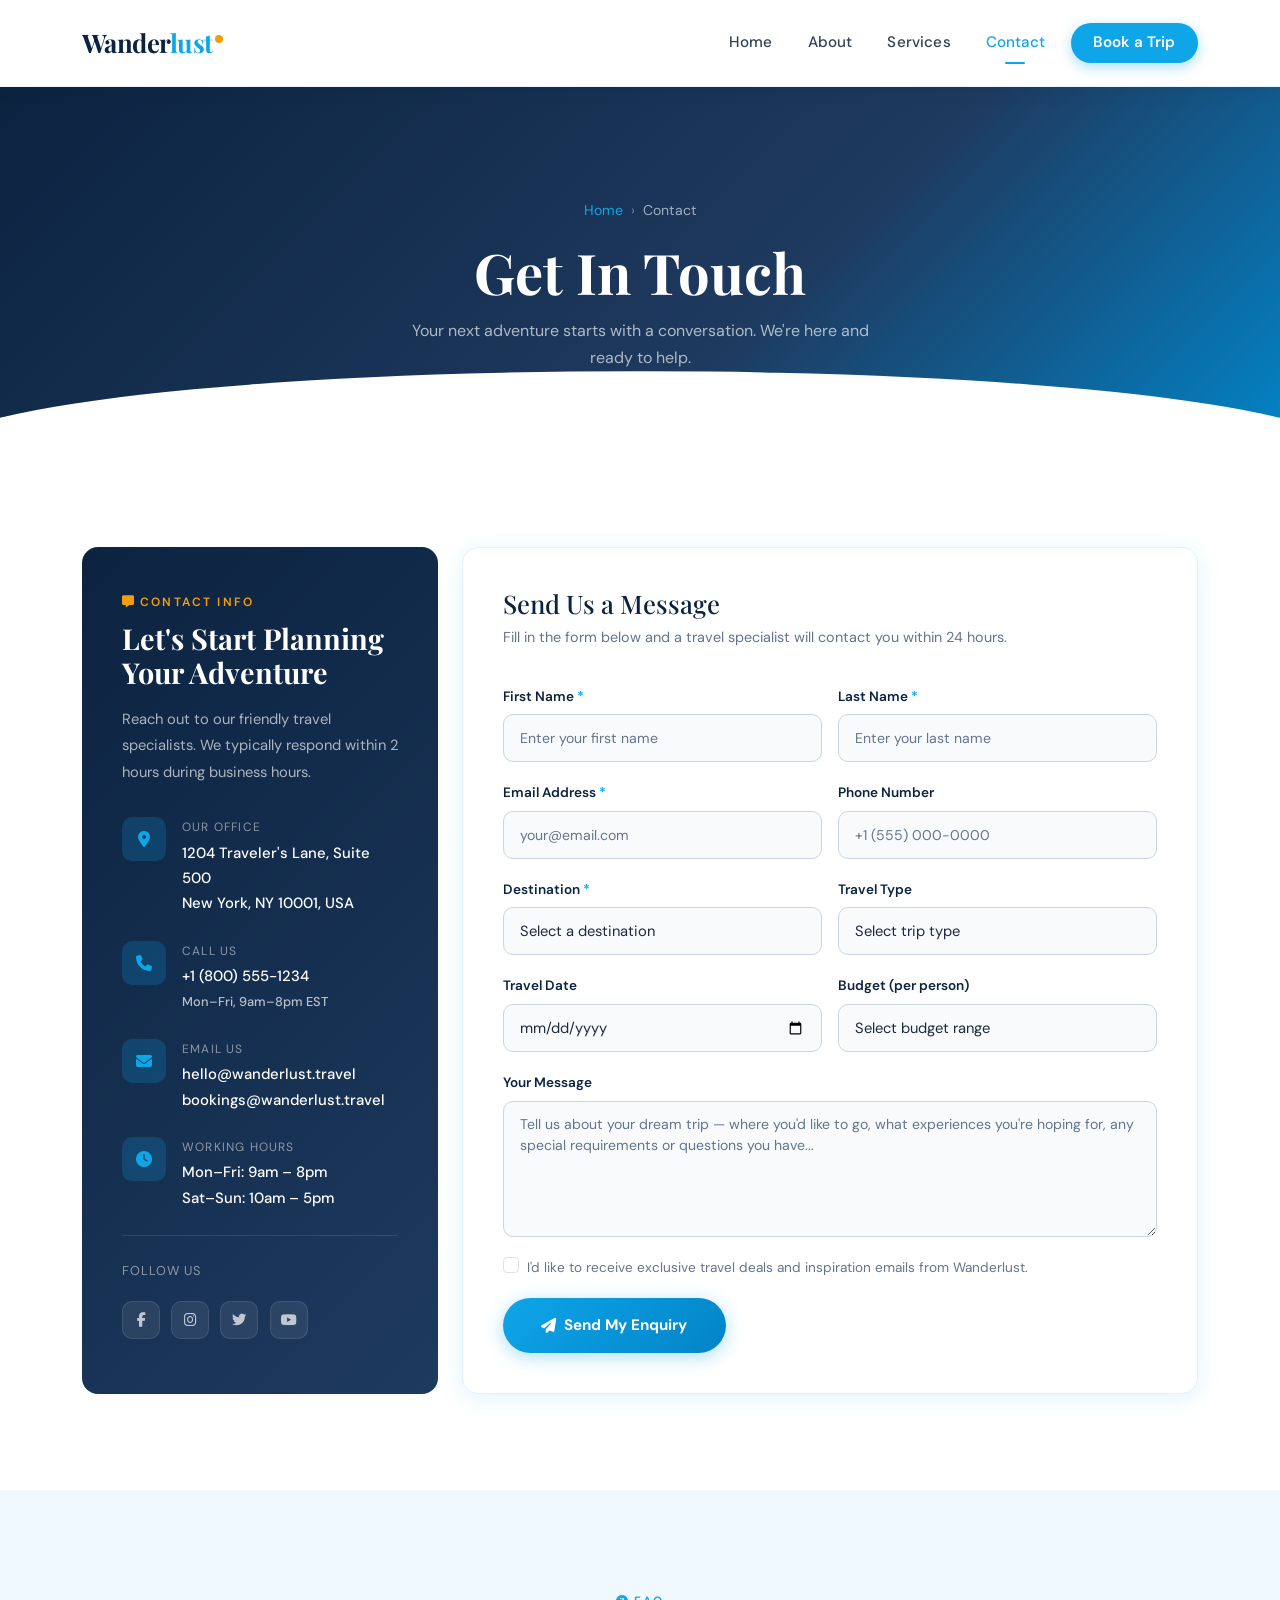
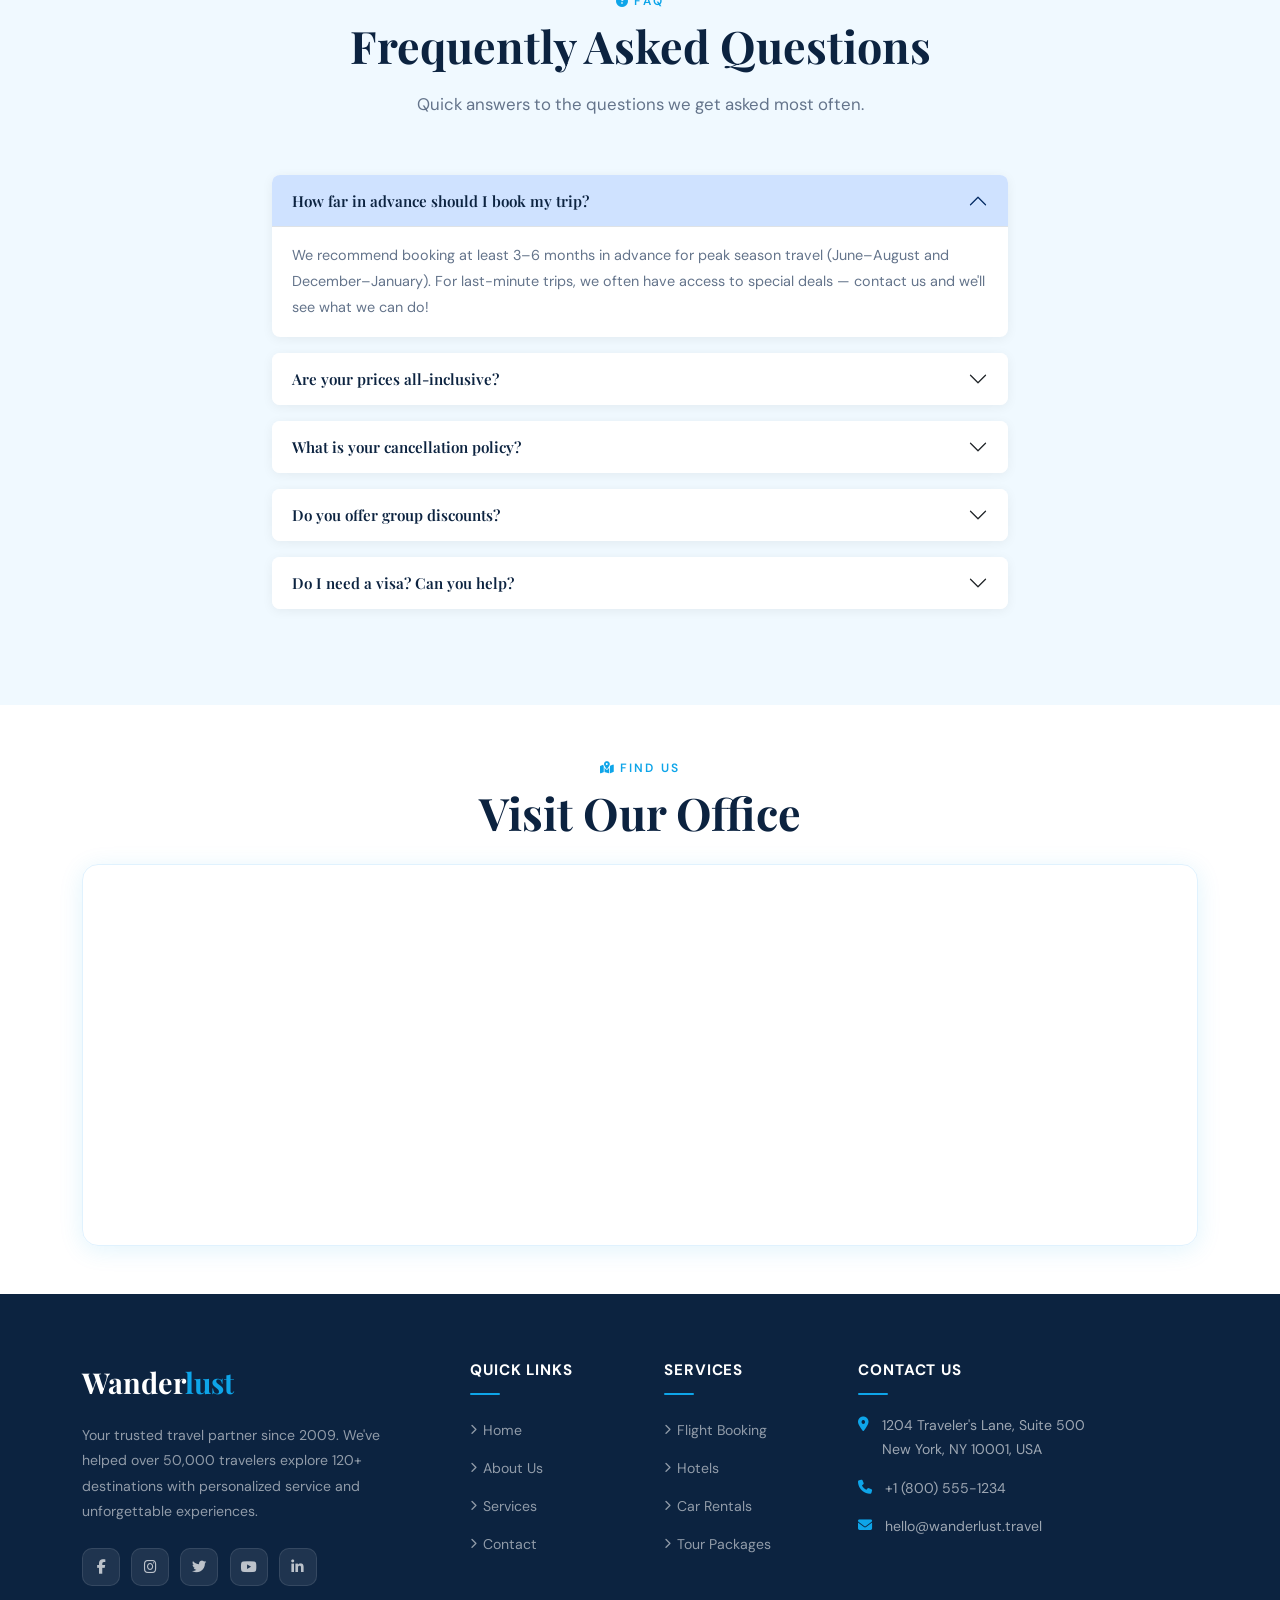
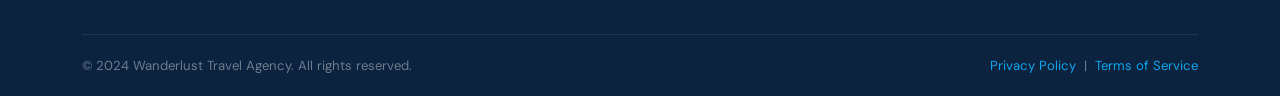
<file: contact.html>
<!DOCTYPE html>
<html lang="en">
<head>
  <meta charset="UTF-8" />
  <meta name="viewport" content="width=device-width, initial-scale=1.0" />
  <title>Contact Us — Wanderlust Travel Agency</title>
  <link rel="icon" href="data:image/svg+xml,<svg xmlns=%22http://www.w3.org/2000/svg%22 viewBox=%220 0 100 100%22><text y=%22.9em%22 font-size=%2290%22>✈️</text></svg>">
  <link rel="stylesheet" href="https://cdn.jsdelivr.net/npm/bootstrap@5.3.3/dist/css/bootstrap.min.css">
  <link rel="stylesheet" href="https://cdnjs.cloudflare.com/ajax/libs/font-awesome/6.5.0/css/all.min.css">
 <link rel="stylesheet" href="css/traval.css">

 </head>
<body>

  <!-- NAVBAR -->
  <nav class="navbar navbar-expand-lg">
    <div class="container">
      <a class="navbar-brand" href="index.html">Wander<span>lust</span><span class="brand-dot"></span></a>
      <button class="navbar-toggler border-0" type="button" data-bs-toggle="collapse" data-bs-target="#navMenu">
        <span class="navbar-toggler-icon"></span>
      </button>
      <div class="collapse navbar-collapse" id="navMenu">
        <ul class="navbar-nav ms-auto align-items-lg-center">
          <li class="nav-item"><a class="nav-link" href="index.html">Home</a></li>
          <li class="nav-item"><a class="nav-link" href="about.html">About</a></li>
          <li class="nav-item"><a class="nav-link" href="services.html">Services</a></li>
          <li class="nav-item"><a class="nav-link active" href="contact.html">Contact</a></li>
          <li class="nav-item"><a class="nav-link btn-nav" href="contact.html">Book a Trip</a></li>
        </ul>
      </div>
    </div>
  </nav>

  <!-- PAGE HERO -->
  <div class="page-hero text-center">
    <div class="container">
      <p class="page-hero-breadcrumb"><a href="index.html">Home</a><span>›</span>Contact</p>
      <h1 class="page-hero-title">Get In Touch</h1>
      <p style="color:rgba(255,255,255,0.65); max-width:500px; margin: 0.7rem auto 0; font-size:1rem;">Your next adventure starts with a conversation. We're here and ready to help.</p>
    </div>
  </div>

  <!-- CONTACT MAIN -->
  <section>
    <div class="container">
      <div class="row g-4 align-items-stretch">
        <!-- Info Column -->
        <div class="col-lg-4 reveal">
          <div class="contact-info-card">
            <span class="section-tag"><i class="fa-solid fa-message me-1"></i>Contact Info</span>
            <h3>Let's Start Planning<br>Your Adventure</h3>
            <p>Reach out to our friendly travel specialists. We typically respond within 2 hours during business hours.</p>

            <div class="contact-detail">
              <div class="contact-detail-icon"><i class="fa-solid fa-location-dot"></i></div>
              <div>
                <div class="contact-detail-title">Our Office</div>
                <div class="contact-detail-value">1204 Traveler's Lane, Suite 500<br>New York, NY 10001, USA</div>
              </div>
            </div>
            <div class="contact-detail">
              <div class="contact-detail-icon"><i class="fa-solid fa-phone"></i></div>
              <div>
                <div class="contact-detail-title">Call Us</div>
                <div class="contact-detail-value">+1 (800) 555-1234<br><span style="font-size:0.8rem; opacity:0.7;">Mon–Fri, 9am–8pm EST</span></div>
              </div>
            </div>
            <div class="contact-detail">
              <div class="contact-detail-icon"><i class="fa-solid fa-envelope"></i></div>
              <div>
                <div class="contact-detail-title">Email Us</div>
                <div class="contact-detail-value">hello@wanderlust.travel<br>bookings@wanderlust.travel</div>
              </div>
            </div>
            <div class="contact-detail">
              <div class="contact-detail-icon"><i class="fa-solid fa-clock"></i></div>
              <div>
                <div class="contact-detail-title">Working Hours</div>
                <div class="contact-detail-value">Mon–Fri: 9am – 8pm<br>Sat–Sun: 10am – 5pm</div>
              </div>
            </div>

            <div style="border-top: 1px solid rgba(255,255,255,0.1); padding-top: 1.5rem; margin-top: 1rem;">
              <div style="font-size: 0.8rem; color: rgba(255,255,255,0.5); margin-bottom: 0.8rem; text-transform: uppercase; letter-spacing: 0.08em;">Follow Us</div>
              <div class="social-links">
                <a href="#" class="social-link"><i class="fab fa-facebook-f"></i></a>
                <a href="#" class="social-link"><i class="fab fa-instagram"></i></a>
                <a href="#" class="social-link"><i class="fab fa-twitter"></i></a>
                <a href="#" class="social-link"><i class="fab fa-youtube"></i></a>
              </div>
            </div>
          </div>
        </div>

        <!-- Form Column -->
        <div class="col-lg-8 reveal" style="transition-delay:.15s">
          <div class="contact-form-card">
            <h3 style="font-family: var(--font-display); color: var(--navy); font-size: 1.6rem; margin-bottom: 0.4rem;">Send Us a Message</h3>
            <p style="color: var(--gray-500); font-size: 0.9rem; margin-bottom: 2rem;">Fill in the form below and a travel specialist will contact you within 24 hours.</p>

            <form id="contactForm">
              <div class="row g-3">
                <div class="col-md-6">
                  <label class="form-label">First Name <span class="text-sky">*</span></label>
                  <input type="text" class="form-control" placeholder="Enter your first name" required>
                </div>
                <div class="col-md-6">
                  <label class="form-label">Last Name <span class="text-sky">*</span></label>
                  <input type="text" class="form-control" placeholder="Enter your last name" required>
                </div>
                <div class="col-md-6">
                  <label class="form-label">Email Address <span class="text-sky">*</span></label>
                  <input type="email" class="form-control" placeholder="your@email.com" required>
                </div>
                <div class="col-md-6">
                  <label class="form-label">Phone Number</label>
                  <input type="tel" class="form-control" placeholder="+1 (555) 000-0000">
                </div>
                <div class="col-md-6">
                  <label class="form-label">Destination <span class="text-sky">*</span></label>
                  <select class="form-select" required>
                    <option value="" disabled selected>Select a destination</option>
                    <option>Bali, Indonesia</option>
                    <option>Paris, France</option>
                    <option>Santorini, Greece</option>
                    <option>Maldives</option>
                    <option>Tokyo, Japan</option>
                    <option>New Zealand</option>
                    <option>Safari, Kenya</option>
                    <option>Other / Not Sure Yet</option>
                  </select>
                </div>
                <div class="col-md-6">
                  <label class="form-label">Travel Type</label>
                  <select class="form-select">
                    <option value="" disabled selected>Select trip type</option>
                    <option>Honeymoon / Romantic</option>
                    <option>Family Vacation</option>
                    <option>Adventure / Trekking</option>
                    <option>Beach Relaxation</option>
                    <option>Cultural Tour</option>
                    <option>Business Travel</option>
                    <option>Group Tour</option>
                  </select>
                </div>
                <div class="col-md-6">
                  <label class="form-label">Travel Date</label>
                  <input type="date" class="form-control">
                </div>
                <div class="col-md-6">
                  <label class="form-label">Budget (per person)</label>
                  <select class="form-select">
                    <option value="" disabled selected>Select budget range</option>
                    <option>Under $500</option>
                    <option>$500 – $1,000</option>
                    <option>$1,000 – $2,000</option>
                    <option>$2,000 – $5,000</option>
                    <option>$5,000+</option>
                  </select>
                </div>
                <div class="col-12">
                  <label class="form-label">Your Message</label>
                  <textarea class="form-control" rows="5" placeholder="Tell us about your dream trip — where you'd like to go, what experiences you're hoping for, any special requirements or questions you have..."></textarea>
                </div>
                <div class="col-12">
                  <div class="form-check">
                    <input class="form-check-input" type="checkbox" id="newsletter">
                    <label class="form-check-label" for="newsletter" style="font-size: 0.85rem; color: var(--gray-500);">
                      I'd like to receive exclusive travel deals and inspiration emails from Wanderlust.
                    </label>
                  </div>
                </div>
                <div class="col-12">
                  <button type="submit" class="btn-submit">
                    <i class="fa-solid fa-paper-plane"></i> Send My Enquiry
                  </button>
                </div>
              </div>
            </form>

            <!-- Success Message (hidden by default) -->
            <div id="successMsg" style="display:none; background: #ecfdf5; border: 1px solid #bbf7d0; border-radius: 12px; padding: 1.5rem; margin-top: 1.5rem; text-align: center;">
              <div style="font-size: 2rem; margin-bottom: 0.5rem;">✅</div>
              <h5 style="color: #15803d; font-family: var(--font-display); margin-bottom: 0.4rem;">Message Sent Successfully!</h5>
              <p style="color: #16a34a; font-size: 0.9rem; margin: 0;">Thank you! A travel specialist will contact you within 24 hours to discuss your dream trip.</p>
            </div>
          </div>
        </div>
      </div>
    </div>
  </section>

  <!-- FAQ -->
  <section style="background: var(--sky-pale);">
    <div class="container">
      <div class="section-header text-center reveal">
        <span class="section-tag"><i class="fa-solid fa-circle-question me-1"></i>FAQ</span>
        <h2 class="section-title">Frequently Asked Questions</h2>
        <p class="section-subtitle">Quick answers to the questions we get asked most often.</p>
      </div>
      <div class="row justify-content-center">
        <div class="col-lg-8 reveal">
          <div class="accordion" id="faqAccordion">
            <div class="accordion-item border-0 mb-3 rounded-3 overflow-hidden" style="box-shadow: 0 2px 12px rgba(0,0,0,0.06);">
              <h2 class="accordion-header">
                <button class="accordion-button" type="button" data-bs-toggle="collapse" data-bs-target="#faq1" style="font-weight: 600; color: var(--navy); font-size: 0.95rem;">
                  How far in advance should I book my trip?
                </button>
              </h2>
              <div id="faq1" class="accordion-collapse collapse show" data-bs-parent="#faqAccordion">
                <div class="accordion-body" style="color: var(--gray-500); font-size: 0.9rem; line-height: 1.8;">
                  We recommend booking at least 3–6 months in advance for peak season travel (June–August and December–January). For last-minute trips, we often have access to special deals — contact us and we'll see what we can do!
                </div>
              </div>
            </div>
            <div class="accordion-item border-0 mb-3 rounded-3 overflow-hidden" style="box-shadow: 0 2px 12px rgba(0,0,0,0.06);">
              <h2 class="accordion-header">
                <button class="accordion-button collapsed" type="button" data-bs-toggle="collapse" data-bs-target="#faq2" style="font-weight: 600; color: var(--navy); font-size: 0.95rem;">
                  Are your prices all-inclusive?
                </button>
              </h2>
              <div id="faq2" class="accordion-collapse collapse" data-bs-parent="#faqAccordion">
                <div class="accordion-body" style="color: var(--gray-500); font-size: 0.9rem; line-height: 1.8;">
                  It depends on the package you choose. Our Premium and Luxury packages include flights, hotels, transfers, and guided tours. Essential packages cover accommodation and core activities. We'll always clearly outline what's included before you pay — no hidden surprises.
                </div>
              </div>
            </div>
            <div class="accordion-item border-0 mb-3 rounded-3 overflow-hidden" style="box-shadow: 0 2px 12px rgba(0,0,0,0.06);">
              <h2 class="accordion-header">
                <button class="accordion-button collapsed" type="button" data-bs-toggle="collapse" data-bs-target="#faq3" style="font-weight: 600; color: var(--navy); font-size: 0.95rem;">
                  What is your cancellation policy?
                </button>
              </h2>
              <div id="faq3" class="accordion-collapse collapse" data-bs-parent="#faqAccordion">
                <div class="accordion-body" style="color: var(--gray-500); font-size: 0.9rem; line-height: 1.8;">
                  Cancellations made 60+ days before departure receive a full refund minus a small processing fee. Between 30–60 days: 50% refund. Under 30 days: non-refundable. We also offer optional travel insurance that covers unexpected cancellations due to medical emergencies.
                </div>
              </div>
            </div>
            <div class="accordion-item border-0 mb-3 rounded-3 overflow-hidden" style="box-shadow: 0 2px 12px rgba(0,0,0,0.06);">
              <h2 class="accordion-header">
                <button class="accordion-button collapsed" type="button" data-bs-toggle="collapse" data-bs-target="#faq4" style="font-weight: 600; color: var(--navy); font-size: 0.95rem;">
                  Do you offer group discounts?
                </button>
              </h2>
              <div id="faq4" class="accordion-collapse collapse" data-bs-parent="#faqAccordion">
                <div class="accordion-body" style="color: var(--gray-500); font-size: 0.9rem; line-height: 1.8;">
                  Yes! Groups of 6 or more receive automatic discounts ranging from 10–20% depending on package and season. For corporate groups and incentive travel, we offer fully custom enterprise packages. Contact our groups team for a tailored quote.
                </div>
              </div>
            </div>
            <div class="accordion-item border-0 rounded-3 overflow-hidden" style="box-shadow: 0 2px 12px rgba(0,0,0,0.06);">
              <h2 class="accordion-header">
                <button class="accordion-button collapsed" type="button" data-bs-toggle="collapse" data-bs-target="#faq5" style="font-weight: 600; color: var(--navy); font-size: 0.95rem;">
                  Do I need a visa? Can you help?
                </button>
              </h2>
              <div id="faq5" class="accordion-collapse collapse" data-bs-parent="#faqAccordion">
                <div class="accordion-body" style="color: var(--gray-500); font-size: 0.9rem; line-height: 1.8;">
                  Visa requirements vary by passport and destination. Our travel specialists will provide you with a complete visa requirements checklist and guide you through the application process. For most popular destinations, we handle the paperwork entirely on your behalf.
                </div>
              </div>
            </div>
          </div>
        </div>
      </div>
    </div>
  </section>

  <!-- MAP -->
  <section style="padding: 0;">
    <div class="container py-5">
      <div class="section-header text-center reveal mb-4">
        <span class="section-tag"><i class="fa-solid fa-map-location-dot me-1"></i>Find Us</span>
        <h2 class="section-title">Visit Our Office</h2>
      </div>
      <div class="map-wrap reveal">
        <iframe
          src="https://www.google.com/maps/embed?pb=!1m18!1m12!1m3!1d3022.215573291865!2d-73.98752!3d40.74844!2m3!1f0!2f0!3f0!3m2!1i1024!2i768!4f13.1!3m3!1m2!1s0x89c259a9b30eac9f%3A0xaca05ca48ab5c93!2sEmpire%20State%20Building!5e0!3m2!1sen!2sus!4v1699000000000!5m2!1sen!2sus"
          allowfullscreen=""
          loading="lazy"
          referrerpolicy="no-referrer-when-downgrade">
        </iframe>
      </div>
    </div>
  </section>

  <!-- FOOTER -->
  <footer class="footer">
    <div class="container">
      <div class="row g-5">
        <div class="col-lg-4 col-md-6">
          <a href="index.html" class="footer-brand">Wander<span>lust</span></a>
          <p class="footer-about">Your trusted travel partner since 2009. We've helped over 50,000 travelers explore 120+ destinations with personalized service and unforgettable experiences.</p>
          <div class="social-links">
            <a href="#" class="social-link"><i class="fab fa-facebook-f"></i></a>
            <a href="#" class="social-link"><i class="fab fa-instagram"></i></a>
            <a href="#" class="social-link"><i class="fab fa-twitter"></i></a>
            <a href="#" class="social-link"><i class="fab fa-youtube"></i></a>
            <a href="#" class="social-link"><i class="fab fa-linkedin-in"></i></a>
          </div>
        </div>
        <div class="col-lg-2 col-md-6 col-6">
          <div class="footer-title">Quick Links</div>
          <ul class="footer-links">
            <li><a href="index.html"><i class="fa-solid fa-chevron-right fa-xs"></i> Home</a></li>
            <li><a href="about.html"><i class="fa-solid fa-chevron-right fa-xs"></i> About Us</a></li>
            <li><a href="services.html"><i class="fa-solid fa-chevron-right fa-xs"></i> Services</a></li>
            <li><a href="contact.html"><i class="fa-solid fa-chevron-right fa-xs"></i> Contact</a></li>
          </ul>
        </div>
        <div class="col-lg-2 col-md-6 col-6">
          <div class="footer-title">Services</div>
          <ul class="footer-links">
            <li><a href="#"><i class="fa-solid fa-chevron-right fa-xs"></i> Flight Booking</a></li>
            <li><a href="#"><i class="fa-solid fa-chevron-right fa-xs"></i> Hotels</a></li>
            <li><a href="#"><i class="fa-solid fa-chevron-right fa-xs"></i> Car Rentals</a></li>
            <li><a href="#"><i class="fa-solid fa-chevron-right fa-xs"></i> Tour Packages</a></li>
          </ul>
        </div>
        <div class="col-lg-4 col-md-6">
          <div class="footer-title">Contact Us</div>
          <div class="footer-contact-item"><i class="fa-solid fa-location-dot"></i><span>1204 Traveler's Lane, Suite 500<br>New York, NY 10001, USA</span></div>
          <div class="footer-contact-item"><i class="fa-solid fa-phone"></i><span>+1 (800) 555-1234</span></div>
          <div class="footer-contact-item"><i class="fa-solid fa-envelope"></i><span>hello@wanderlust.travel</span></div>
        </div>
      </div>
    </div>
    <div class="container">
      <div class="footer-bottom">
        <span>&copy; 2024 Wanderlust Travel Agency. All rights reserved.</span>
        <span><a href="#">Privacy Policy</a> &nbsp;|&nbsp; <a href="#">Terms of Service</a></span>
      </div>
    </div>
  </footer>

  <a href="#" class="back-to-top" id="backToTop"><i class="fa-solid fa-arrow-up"></i></a>

  <script src="https://cdn.jsdelivr.net/npm/bootstrap@5.3.3/dist/js/bootstrap.bundle.min.js"></script>
  <script>
    const reveals = document.querySelectorAll('.reveal');
    const observer = new IntersectionObserver(entries => entries.forEach(e => { if(e.isIntersecting) e.target.classList.add('visible'); }), { threshold: 0.1 });
    reveals.forEach(r => observer.observe(r));

    const btn = document.getElementById('backToTop');
    window.addEventListener('scroll', () => btn.classList.toggle('show', window.scrollY > 400));
    btn.addEventListener('click', e => { e.preventDefault(); window.scrollTo({ top: 0, behavior: 'smooth' }); });

    // Form submit handler
    document.getElementById('contactForm').addEventListener('submit', function(e) {
      e.preventDefault();
      document.getElementById('successMsg').style.display = 'block';
      this.style.opacity = '0.4';
      this.style.pointerEvents = 'none';
      document.getElementById('successMsg').scrollIntoView({ behavior: 'smooth', block: 'center' });
    });
  </script>
</body>
</html>
</file>
<file: css/traval.css>
/* =============================================
   WANDERLUST TRAVEL AGENCY — GLOBAL STYLES
   Sky Blue + White | Elegant Modern Theme
   ============================================= */

@import url('https://fonts.googleapis.com/css2?family=Playfair+Display:ital,wght@0,400;0,700;1,400&family=DM+Sans:wght@300;400;500;600&display=swap');

/* ---- CSS VARIABLES ---- */
:root {
  --sky: #0ea5e9;
  --sky-dark: #0284c7;
  --sky-light: #e0f2fe;
  --sky-pale: #f0f9ff;
  --navy: #0c2340;
  --navy-soft: #1e3a5f;
  --gold: #f59e0b;
  --white: #ffffff;
  --gray-50: #f8fafc;
  --gray-100: #f1f5f9;
  --gray-300: #cbd5e1;
  --gray-500: #64748b;
  --gray-700: #334155;
  --text: #1e293b;
  --radius: 16px;
  --radius-sm: 10px;
  --shadow: 0 4px 24px rgba(14, 165, 233, 0.12);
  --shadow-lg: 0 12px 48px rgba(14, 165, 233, 0.18);
  --transition: all 0.35s cubic-bezier(0.4, 0, 0.2, 1);
  --font-display: 'Playfair Display', serif;
  --font-body: 'DM Sans', sans-serif;
}

/* ---- RESET & BASE ---- */
*, *::before, *::after { box-sizing: border-box; margin: 0; padding: 0; }

html { scroll-behavior: smooth; }

body {
  font-family: var(--font-body);
  color: var(--text);
  background: var(--white);
  line-height: 1.7;
  overflow-x: hidden;
}

/* ---- TYPOGRAPHY ---- */
h1, h2, h3, h4 {
  font-family: var(--font-display);
  line-height: 1.2;
}

.section-tag {
  font-size: 0.75rem;
  font-weight: 600;
  letter-spacing: 0.18em;
  text-transform: uppercase;
  color: var(--sky);
  display: inline-block;
  margin-bottom: 0.5rem;
}

.section-title {
  font-size: clamp(1.8rem, 3.5vw, 2.8rem);
  font-family: var(--font-display);
  color: var(--navy);
  font-weight: 700;
  margin-bottom: 1rem;
}

.section-subtitle {
  font-size: 1.05rem;
  color: var(--gray-500);
  max-width: 560px;
  margin: 0 auto;
  line-height: 1.8;
}

/* ===================================================
   NAVBAR
   =================================================== */
.navbar {
  background: rgba(255, 255, 255, 0.97) !important;
  backdrop-filter: blur(12px);
  -webkit-backdrop-filter: blur(12px);
  border-bottom: 1px solid rgba(14, 165, 233, 0.1);
  padding: 1rem 0;
  transition: var(--transition);
  position: sticky;
  top: 0;
  z-index: 1000;
  box-shadow: 0 2px 20px rgba(0, 0, 0, 0.06);
}

.navbar-brand {
  font-family: var(--font-display);
  font-size: 1.6rem;
  font-weight: 700;
  color: var(--navy) !important;
  letter-spacing: -0.02em;
  text-decoration: none;
}

.navbar-brand span {
  color: var(--sky);
}

.navbar-brand .brand-dot {
  display: inline-block;
  width: 8px;
  height: 8px;
  background: var(--gold);
  border-radius: 50%;
  margin-left: 2px;
  vertical-align: super;
}

.nav-link {
  font-weight: 500;
  color: var(--gray-700) !important;
  padding: 0.5rem 1.1rem !important;
  font-size: 0.95rem;
  letter-spacing: 0.01em;
  position: relative;
  transition: var(--transition);
}

.nav-link::after {
  content: '';
  position: absolute;
  bottom: 0;
  left: 50%;
  transform: translateX(-50%) scaleX(0);
  width: 20px;
  height: 2px;
  background: var(--sky);
  border-radius: 2px;
  transition: var(--transition);
}

.nav-link:hover,
.nav-link.active {
  color: var(--sky) !important;
}

.nav-link:hover::after,
.nav-link.active::after {
  transform: translateX(-50%) scaleX(1);
}

.navbar-nav .btn-nav {
  background: var(--sky);
  color: white !important;
  border-radius: 50px;
  padding: 0.45rem 1.4rem !important;
  font-weight: 600;
  margin-left: 0.5rem;
  transition: var(--transition);
  box-shadow: 0 4px 14px rgba(14, 165, 233, 0.35);
}

.navbar-nav .btn-nav:hover {
  background: var(--sky-dark);
  transform: translateY(-1px);
  box-shadow: 0 6px 20px rgba(14, 165, 233, 0.45);
}

.navbar-nav .btn-nav::after { display: none; }

/* ===================================================
   HERO SECTION
   =================================================== */
.hero {
  position: relative;
  min-height: 92vh;
  display: flex;
  align-items: center;
  overflow: hidden;
  background: linear-gradient(135deg, #0c2340 0%, #1e3a5f 50%, #0ea5e9 100%);
}

.hero-bg {
  position: absolute;
  inset: 0;
  background:
    url('https://images.unsplash.com/photo-1469474968028-56623f02e42e?w=1600&q=80') center/cover no-repeat;
  opacity: 0.3;
  transform: scale(1.05);
  animation: heroZoom 20s ease-in-out infinite alternate;
}

@keyframes heroZoom {
  from { transform: scale(1.05); }
  to   { transform: scale(1.12); }
}

.hero-overlay {
  position: absolute;
  inset: 0;
  background: linear-gradient(
    135deg,
    rgba(12, 35, 64, 0.85) 0%,
    rgba(30, 58, 95, 0.7) 50%,
    rgba(14, 165, 233, 0.5) 100%
  );
}

.hero-content {
  position: relative;
  z-index: 2;
  padding: 4rem 0;
}

.hero-badge {
  display: inline-flex;
  align-items: center;
  gap: 0.5rem;
  background: rgba(255, 255, 255, 0.15);
  backdrop-filter: blur(8px);
  border: 1px solid rgba(255, 255, 255, 0.2);
  color: white;
  padding: 0.4rem 1.1rem;
  border-radius: 50px;
  font-size: 0.8rem;
  font-weight: 500;
  letter-spacing: 0.08em;
  text-transform: uppercase;
  margin-bottom: 1.5rem;
  animation: fadeInDown 0.8s ease both;
}

.hero-badge i { color: var(--gold); font-size: 0.85rem; }

.hero-title {
  font-size: clamp(2.6rem, 6vw, 5rem);
  font-family: var(--font-display);
  color: white;
  font-weight: 700;
  line-height: 1.1;
  margin-bottom: 1.5rem;
  animation: fadeInUp 0.9s 0.2s ease both;
}

.hero-title em {
  font-style: italic;
  color: var(--sky);
  position: relative;
}

.hero-title em::after {
  content: '';
  position: absolute;
  bottom: -4px;
  left: 0;
  width: 100%;
  height: 3px;
  background: linear-gradient(90deg, var(--sky), var(--gold));
  border-radius: 3px;
  animation: lineGrow 1s 1s ease both;
  transform-origin: left;
  transform: scaleX(0);
}

@keyframes lineGrow {
  to { transform: scaleX(1); }
}

.hero-desc {
  font-size: 1.15rem;
  color: rgba(255,255,255,0.82);
  max-width: 520px;
  margin-bottom: 2.5rem;
  line-height: 1.8;
  animation: fadeInUp 1s 0.4s ease both;
}

.hero-buttons {
  display: flex;
  flex-wrap: wrap;
  gap: 1rem;
  animation: fadeInUp 1.1s 0.6s ease both;
}

.btn-hero-primary {
  background: var(--sky);
  color: white;
  border: none;
  padding: 0.9rem 2.2rem;
  border-radius: 50px;
  font-weight: 600;
  font-size: 0.98rem;
  cursor: pointer;
  transition: var(--transition);
  box-shadow: 0 6px 24px rgba(14, 165, 233, 0.5);
  text-decoration: none;
  display: inline-flex;
  align-items: center;
  gap: 0.5rem;
}

.btn-hero-primary:hover {
  background: #38bdf8;
  transform: translateY(-2px);
  box-shadow: 0 10px 32px rgba(14, 165, 233, 0.6);
  color: white;
}

.btn-hero-outline {
  background: transparent;
  color: white;
  border: 2px solid rgba(255,255,255,0.6);
  padding: 0.9rem 2.2rem;
  border-radius: 50px;
  font-weight: 600;
  font-size: 0.98rem;
  cursor: pointer;
  transition: var(--transition);
  text-decoration: none;
  display: inline-flex;
  align-items: center;
  gap: 0.5rem;
}

.btn-hero-outline:hover {
  background: rgba(255,255,255,0.15);
  border-color: white;
  color: white;
  transform: translateY(-2px);
}

/* Hero Stats */
.hero-stats {
  display: flex;
  gap: 2.5rem;
  margin-top: 3.5rem;
  padding-top: 2rem;
  border-top: 1px solid rgba(255,255,255,0.15);
  animation: fadeInUp 1.2s 0.8s ease both;
}

.hero-stat .number {
  font-family: var(--font-display);
  font-size: 1.8rem;
  font-weight: 700;
  color: white;
  display: block;
  line-height: 1;
}

.hero-stat .label {
  font-size: 0.78rem;
  color: rgba(255,255,255,0.6);
  text-transform: uppercase;
  letter-spacing: 0.1em;
  margin-top: 0.3rem;
}

/* Search Bar */
.hero-search-wrap {
  position: relative;
  z-index: 2;
  margin-top: 2rem;
  animation: fadeInUp 1.3s 1s ease both;
}

.hero-search-card {
  background: rgba(255, 255, 255, 0.12);
  backdrop-filter: blur(16px);
  border: 1px solid rgba(255,255,255,0.2);
  border-radius: 20px;
  padding: 1.5rem 2rem;
}

.hero-search-card label {
  color: rgba(255,255,255,0.75);
  font-size: 0.78rem;
  font-weight: 600;
  text-transform: uppercase;
  letter-spacing: 0.1em;
  display: block;
  margin-bottom: 0.4rem;
}

.hero-search-card .form-control,
.hero-search-card .form-select {
  background: rgba(255,255,255,0.12);
  border: 1px solid rgba(255,255,255,0.2);
  color: white;
  border-radius: 10px;
  padding: 0.7rem 1rem;
  font-size: 0.92rem;
}

.hero-search-card .form-control::placeholder { color: rgba(255,255,255,0.5); }
.hero-search-card .form-control:focus,
.hero-search-card .form-select:focus {
  background: rgba(255,255,255,0.2);
  border-color: var(--sky);
  box-shadow: 0 0 0 3px rgba(14,165,233,0.2);
  color: white;
  outline: none;
}

.hero-search-card .form-select option { background: var(--navy); color: white; }

.btn-search {
  background: linear-gradient(135deg, var(--sky), var(--sky-dark));
  color: white;
  border: none;
  padding: 0.75rem 1.8rem;
  border-radius: 10px;
  font-weight: 600;
  width: 100%;
  transition: var(--transition);
  box-shadow: 0 4px 14px rgba(14,165,233,0.4);
  margin-top: 1.75rem;
}

.btn-search:hover {
  transform: translateY(-2px);
  box-shadow: 0 8px 24px rgba(14,165,233,0.5);
}

/* Floating cards */
.hero-float-card {
  position: absolute;
  background: white;
  border-radius: 14px;
  padding: 0.9rem 1.2rem;
  box-shadow: 0 8px 32px rgba(0,0,0,0.15);
  display: flex;
  align-items: center;
  gap: 0.8rem;
  z-index: 2;
  animation: float 4s ease-in-out infinite;
}

.hero-float-card.card-1 { bottom: 15%; right: 8%; animation-delay: 0s; }
.hero-float-card.card-2 { top: 20%; right: 5%; animation-delay: 2s; }

@keyframes float {
  0%, 100% { transform: translateY(0); }
  50%       { transform: translateY(-10px); }
}

.float-icon {
  width: 40px;
  height: 40px;
  border-radius: 10px;
  display: flex;
  align-items: center;
  justify-content: center;
  font-size: 1.1rem;
}

.float-icon.bg-sky  { background: var(--sky-light); color: var(--sky); }
.float-icon.bg-gold { background: #fef3c7; color: var(--gold); }

.float-text .title { font-weight: 700; font-size: 0.85rem; color: var(--navy); line-height: 1.2; }
.float-text .sub   { font-size: 0.72rem; color: var(--gray-500); }

/* ===================================================
   SECTIONS COMMON
   =================================================== */
section { padding: 6rem 0; }

.section-header { margin-bottom: 3.5rem; }
.section-header.text-center .section-subtitle { margin: 0 auto; }

/* ===================================================
   DESTINATION CARDS
   =================================================== */
.destinations-section {
  background: var(--gray-50);
}

.dest-card {
  border: none;
  border-radius: var(--radius);
  overflow: hidden;
  box-shadow: 0 2px 16px rgba(0,0,0,0.07);
  transition: var(--transition);
  background: white;
  height: 100%;
}

.dest-card:hover {
  transform: translateY(-8px);
  box-shadow: var(--shadow-lg);
}

.dest-card-img-wrap {
  position: relative;
  overflow: hidden;
  height: 220px;
}

.dest-card-img-wrap img {
  width: 100%;
  height: 100%;
  object-fit: cover;
  transition: transform 0.6s ease;
}

.dest-card:hover .dest-card-img-wrap img {
  transform: scale(1.08);
}

.dest-card-badge {
  position: absolute;
  top: 1rem;
  left: 1rem;
  background: white;
  color: var(--sky-dark);
  font-size: 0.72rem;
  font-weight: 700;
  letter-spacing: 0.08em;
  text-transform: uppercase;
  padding: 0.3rem 0.8rem;
  border-radius: 50px;
  box-shadow: 0 2px 10px rgba(0,0,0,0.12);
}

.dest-card-price {
  position: absolute;
  top: 1rem;
  right: 1rem;
  background: var(--sky);
  color: white;
  font-weight: 700;
  font-size: 0.88rem;
  padding: 0.3rem 0.7rem;
  border-radius: 8px;
}

.dest-card-body { padding: 1.4rem; }

.dest-card-location {
  font-size: 0.78rem;
  color: var(--gray-500);
  display: flex;
  align-items: center;
  gap: 0.3rem;
  margin-bottom: 0.4rem;
}

.dest-card-title {
  font-family: var(--font-display);
  font-size: 1.25rem;
  font-weight: 700;
  color: var(--navy);
  margin-bottom: 0.5rem;
}

.dest-card-desc {
  font-size: 0.88rem;
  color: var(--gray-500);
  line-height: 1.7;
  margin-bottom: 1.1rem;
}

.dest-card-footer {
  display: flex;
  justify-content: space-between;
  align-items: center;
  padding: 1rem 1.4rem;
  border-top: 1px solid var(--gray-100);
  background: var(--gray-50);
}

.dest-card-rating {
  font-size: 0.82rem;
  color: var(--gray-500);
  display: flex;
  align-items: center;
  gap: 0.3rem;
}

.dest-card-rating i { color: var(--gold); }

.btn-dest {
  background: var(--sky-light);
  color: var(--sky-dark);
  border: none;
  padding: 0.45rem 1.1rem;
  border-radius: 50px;
  font-weight: 600;
  font-size: 0.83rem;
  text-decoration: none;
  transition: var(--transition);
  display: inline-flex;
  align-items: center;
  gap: 0.35rem;
}

.btn-dest:hover {
  background: var(--sky);
  color: white;
  transform: translateX(2px);
}

/* ===================================================
   WHY CHOOSE US
   =================================================== */
.why-us {
  background: linear-gradient(135deg, var(--navy) 0%, var(--navy-soft) 100%);
  position: relative;
  overflow: hidden;
}

.why-us::before {
  content: '';
  position: absolute;
  top: -50%;
  right: -20%;
  width: 600px;
  height: 600px;
  background: radial-gradient(circle, rgba(14,165,233,0.12) 0%, transparent 70%);
  pointer-events: none;
}

.why-us .section-tag { color: var(--gold); }
.why-us .section-title { color: white; }
.why-us .section-subtitle { color: rgba(255,255,255,0.6); }

.feature-card {
  background: rgba(255,255,255,0.06);
  border: 1px solid rgba(255,255,255,0.1);
  border-radius: var(--radius);
  padding: 2rem;
  height: 100%;
  transition: var(--transition);
}

.feature-card:hover {
  background: rgba(14,165,233,0.12);
  border-color: rgba(14,165,233,0.3);
  transform: translateY(-4px);
}

.feature-icon {
  width: 56px;
  height: 56px;
  background: linear-gradient(135deg, var(--sky), var(--sky-dark));
  border-radius: 14px;
  display: flex;
  align-items: center;
  justify-content: center;
  font-size: 1.4rem;
  color: white;
  margin-bottom: 1.2rem;
  box-shadow: 0 4px 16px rgba(14,165,233,0.35);
}

.feature-title {
  font-family: var(--font-display);
  font-size: 1.15rem;
  font-weight: 700;
  color: white;
  margin-bottom: 0.6rem;
}

.feature-desc {
  font-size: 0.88rem;
  color: rgba(255,255,255,0.6);
  line-height: 1.75;
}

/* ===================================================
   TESTIMONIALS CAROUSEL
   =================================================== */
.testimonials-section {
  background: var(--sky-pale);
}

.testimonials-section .section-title { color: var(--navy); }

.testimonial-card {
  background: white;
  border-radius: var(--radius);
  padding: 2rem 2.2rem;
  box-shadow: var(--shadow);
  text-align: left;
  position: relative;
  border: 1px solid var(--sky-light);
}

.testimonial-card::before {
  content: '\201C';
  font-family: var(--font-display);
  font-size: 4rem;
  color: var(--sky-light);
  position: absolute;
  top: 0.8rem;
  left: 1.5rem;
  line-height: 1;
}

.testimonial-text {
  font-size: 0.98rem;
  color: var(--gray-700);
  line-height: 1.8;
  margin-bottom: 1.5rem;
  margin-top: 1.2rem;
  font-style: italic;
}

.testimonial-author {
  display: flex;
  align-items: center;
  gap: 1rem;
}

.author-avatar {
  width: 50px;
  height: 50px;
  border-radius: 50%;
  object-fit: cover;
  border: 3px solid var(--sky-light);
}

.author-name { font-weight: 700; font-size: 0.92rem; color: var(--navy); }
.author-trip { font-size: 0.78rem; color: var(--sky); font-weight: 500; }

.testimonial-stars { color: var(--gold); font-size: 0.85rem; margin-bottom: 0.5rem; }

.carousel-indicators [data-bs-target] {
  width: 8px;
  height: 8px;
  border-radius: 50%;
  background: var(--sky-light);
  border: none;
  opacity: 1;
}

.carousel-indicators .active {
  background: var(--sky);
  width: 24px;
  border-radius: 4px;
}

/* ===================================================
   FOOTER
   =================================================== */
.footer {
  background: var(--navy);
  color: rgba(255,255,255,0.7);
  padding: 4rem 0 0;
}

.footer-brand {
  font-family: var(--font-display);
  font-size: 1.8rem;
  font-weight: 700;
  color: white;
  text-decoration: none;
  display: inline-block;
  margin-bottom: 1rem;
}

.footer-brand span { color: var(--sky); }

.footer-about {
  font-size: 0.88rem;
  line-height: 1.8;
  color: rgba(255,255,255,0.55);
  margin-bottom: 1.5rem;
}

.footer-title {
  font-size: 0.95rem;
  font-weight: 700;
  color: white;
  letter-spacing: 0.06em;
  text-transform: uppercase;
  margin-bottom: 1.2rem;
  position: relative;
  padding-bottom: 0.7rem;
}

.footer-title::after {
  content: '';
  position: absolute;
  bottom: 0;
  left: 0;
  width: 30px;
  height: 2px;
  background: var(--sky);
  border-radius: 2px;
}

.footer-links { list-style: none; padding: 0; }
.footer-links li { margin-bottom: 0.6rem; }
.footer-links a {
  color: rgba(255,255,255,0.55);
  text-decoration: none;
  font-size: 0.88rem;
  transition: var(--transition);
  display: inline-flex;
  align-items: center;
  gap: 0.4rem;
}
.footer-links a:hover { color: var(--sky); padding-left: 4px; }

.footer-contact-item {
  display: flex;
  align-items: flex-start;
  gap: 0.8rem;
  margin-bottom: 0.9rem;
  font-size: 0.88rem;
  color: rgba(255,255,255,0.6);
}

.footer-contact-item i {
  color: var(--sky);
  margin-top: 0.2rem;
  flex-shrink: 0;
}

.social-links { display: flex; gap: 0.7rem; margin-top: 1.2rem; }

.social-link {
  width: 38px;
  height: 38px;
  border-radius: 10px;
  background: rgba(255,255,255,0.08);
  border: 1px solid rgba(255,255,255,0.1);
  display: flex;
  align-items: center;
  justify-content: center;
  color: rgba(255,255,255,0.7);
  font-size: 0.9rem;
  text-decoration: none;
  transition: var(--transition);
}

.social-link:hover {
  background: var(--sky);
  border-color: var(--sky);
  color: white;
  transform: translateY(-3px);
}

.footer-bottom {
  border-top: 1px solid rgba(255,255,255,0.08);
  padding: 1.2rem 0;
  margin-top: 3rem;
  font-size: 0.82rem;
  color: rgba(255,255,255,0.4);
  display: flex;
  align-items: center;
  justify-content: space-between;
  flex-wrap: wrap;
  gap: 0.5rem;
}

.footer-bottom a { color: var(--sky); text-decoration: none; }

/* ===================================================
   ABOUT PAGE
   =================================================== */
.page-hero {
  background: linear-gradient(135deg, var(--navy) 0%, var(--navy-soft) 60%, var(--sky-dark) 100%);
  padding: 7rem 0 5rem;
  position: relative;
  overflow: hidden;
}

.page-hero::after {
  content: '';
  position: absolute;
  bottom: 0;
  left: 0;
  width: 100%;
  height: 80px;
  background: white;
  clip-path: ellipse(55% 100% at 50% 100%);
}

.page-hero-title {
  font-family: var(--font-display);
  font-size: clamp(2rem, 5vw, 3.5rem);
  color: white;
  font-weight: 700;
  margin-bottom: 0.7rem;
}

.page-hero-breadcrumb { color: rgba(255,255,255,0.6); font-size: 0.88rem; }
.page-hero-breadcrumb a { color: var(--sky); text-decoration: none; }
.page-hero-breadcrumb span { color: rgba(255,255,255,0.4); margin: 0 0.5rem; }

.about-img-wrap {
  position: relative;
  border-radius: var(--radius);
  overflow: hidden;
  box-shadow: var(--shadow-lg);
}

.about-img-wrap img {
  width: 100%;
  height: 420px;
  object-fit: cover;
  display: block;
}

.about-img-badge {
  position: absolute;
  bottom: 1.5rem;
  left: 1.5rem;
  background: white;
  border-radius: 14px;
  padding: 1rem 1.4rem;
  display: flex;
  align-items: center;
  gap: 0.8rem;
  box-shadow: 0 4px 20px rgba(0,0,0,0.15);
}

.badge-icon {
  width: 44px;
  height: 44px;
  background: var(--sky-light);
  border-radius: 10px;
  display: flex;
  align-items: center;
  justify-content: center;
  color: var(--sky);
  font-size: 1.2rem;
}

.badge-text .num { font-family: var(--font-display); font-size: 1.4rem; font-weight: 700; color: var(--navy); line-height: 1; }
.badge-text .lbl { font-size: 0.72rem; color: var(--gray-500); text-transform: uppercase; letter-spacing: 0.08em; }

.about-feature-list { list-style: none; padding: 0; margin: 1.5rem 0; }
.about-feature-list li {
  display: flex;
  align-items: center;
  gap: 0.8rem;
  padding: 0.6rem 0;
  font-size: 0.93rem;
  color: var(--gray-700);
  border-bottom: 1px solid var(--gray-100);
}
.about-feature-list li:last-child { border-bottom: none; }
.about-feature-list i { color: var(--sky); font-size: 1rem; }

/* Team Cards */
.team-section { background: var(--gray-50); }

.team-card {
  background: white;
  border-radius: var(--radius);
  overflow: hidden;
  box-shadow: 0 2px 16px rgba(0,0,0,0.07);
  transition: var(--transition);
  text-align: center;
}

.team-card:hover {
  transform: translateY(-8px);
  box-shadow: var(--shadow-lg);
}

.team-card-img {
  width: 100%;
  height: 240px;
  object-fit: cover;
  object-position: top;
  transition: transform 0.5s ease;
}

.team-card:hover .team-card-img { transform: scale(1.05); }

.team-card-body { padding: 1.4rem 1.2rem 1.6rem; }
.team-card-name { font-family: var(--font-display); font-size: 1.2rem; font-weight: 700; color: var(--navy); margin-bottom: 0.3rem; }
.team-card-role { font-size: 0.82rem; color: var(--sky); font-weight: 600; text-transform: uppercase; letter-spacing: 0.08em; margin-bottom: 0.8rem; }
.team-card-bio { font-size: 0.85rem; color: var(--gray-500); line-height: 1.7; margin-bottom: 1rem; }

.team-social { display: flex; justify-content: center; gap: 0.5rem; }
.team-social a {
  width: 32px; height: 32px;
  border-radius: 8px;
  background: var(--sky-light);
  color: var(--sky);
  display: flex; align-items: center; justify-content: center;
  font-size: 0.8rem;
  text-decoration: none;
  transition: var(--transition);
}
.team-social a:hover { background: var(--sky); color: white; }

/* Mission/Vision */
.mission-card {
  border-radius: var(--radius);
  padding: 2.5rem;
  height: 100%;
  position: relative;
  overflow: hidden;
}

.mission-card.mission { background: linear-gradient(135deg, var(--sky) 0%, var(--sky-dark) 100%); color: white; }
.mission-card.vision  { background: linear-gradient(135deg, var(--navy) 0%, var(--navy-soft) 100%); color: white; }

.mission-card-icon {
  font-size: 2.5rem;
  margin-bottom: 1.2rem;
  display: block;
}

.mission-card-title { font-family: var(--font-display); font-size: 1.6rem; font-weight: 700; margin-bottom: 1rem; }
.mission-card-text { font-size: 0.93rem; line-height: 1.8; opacity: 0.85; }

/* ===================================================
   SERVICES PAGE
   =================================================== */
.service-card {
  background: white;
  border-radius: var(--radius);
  overflow: hidden;
  box-shadow: 0 2px 16px rgba(0,0,0,0.07);
  transition: var(--transition);
  border: 1px solid var(--gray-100);
  height: 100%;
}

.service-card:hover {
  transform: translateY(-8px);
  box-shadow: var(--shadow-lg);
  border-color: var(--sky-light);
}

.service-card-img {
  width: 100%;
  height: 200px;
  object-fit: cover;
  transition: transform 0.5s ease;
}

.service-card:hover .service-card-img { transform: scale(1.06); }

.service-card-img-wrap { overflow: hidden; position: relative; }

.service-card-icon-overlay {
  position: absolute;
  bottom: -20px;
  left: 1.2rem;
  width: 48px;
  height: 48px;
  background: var(--sky);
  border-radius: 12px;
  display: flex;
  align-items: center;
  justify-content: center;
  color: white;
  font-size: 1.2rem;
  box-shadow: 0 4px 14px rgba(14,165,233,0.4);
  border: 3px solid white;
  transition: var(--transition);
}

.service-card:hover .service-card-icon-overlay {
  background: var(--navy);
}

.service-card-body { padding: 2.2rem 1.4rem 1.4rem; }

.service-card-title {
  font-family: var(--font-display);
  font-size: 1.2rem;
  font-weight: 700;
  color: var(--navy);
  margin-bottom: 0.6rem;
}

.service-card-desc {
  font-size: 0.88rem;
  color: var(--gray-500);
  line-height: 1.75;
  margin-bottom: 1.2rem;
}

.service-card-features {
  list-style: none;
  padding: 0;
  margin-bottom: 1.2rem;
}

.service-card-features li {
  font-size: 0.83rem;
  color: var(--gray-700);
  padding: 0.3rem 0;
  display: flex;
  align-items: center;
  gap: 0.5rem;
}

.service-card-features i { color: var(--sky); font-size: 0.75rem; }

.btn-service {
  background: transparent;
  color: var(--sky);
  border: 2px solid var(--sky-light);
  padding: 0.55rem 1.4rem;
  border-radius: 50px;
  font-weight: 600;
  font-size: 0.85rem;
  text-decoration: none;
  transition: var(--transition);
  display: inline-flex;
  align-items: center;
  gap: 0.4rem;
}

.btn-service:hover {
  background: var(--sky);
  color: white;
  border-color: var(--sky);
}

/* Process Steps */
.process-section { background: var(--sky-pale); }

.process-step {
  text-align: center;
  padding: 1.5rem;
  position: relative;
}

.process-step-num {
  width: 60px;
  height: 60px;
  border-radius: 50%;
  background: linear-gradient(135deg, var(--sky), var(--sky-dark));
  color: white;
  font-family: var(--font-display);
  font-size: 1.3rem;
  font-weight: 700;
  display: flex;
  align-items: center;
  justify-content: center;
  margin: 0 auto 1rem;
  box-shadow: 0 4px 16px rgba(14,165,233,0.35);
}

.process-step-title { font-family: var(--font-display); font-size: 1.05rem; font-weight: 700; color: var(--navy); margin-bottom: 0.4rem; }
.process-step-desc { font-size: 0.85rem; color: var(--gray-500); }

/* Arrow connector */
.process-arrow {
  display: flex;
  align-items: center;
  justify-content: center;
  padding-top: 1rem;
  color: var(--sky-light);
  font-size: 1.5rem;
}

/* ===================================================
   CONTACT PAGE
   =================================================== */
.contact-info-card {
  background: linear-gradient(135deg, var(--navy) 0%, var(--navy-soft) 100%);
  border-radius: var(--radius);
  padding: 2.5rem;
  color: white;
  height: 100%;
}

.contact-info-card .section-tag { color: var(--gold); }
.contact-info-card h3 { font-family: var(--font-display); font-size: 1.8rem; font-weight: 700; color: white; margin-bottom: 1rem; }
.contact-info-card p { color: rgba(255,255,255,0.65); font-size: 0.92rem; line-height: 1.8; margin-bottom: 2rem; }

.contact-detail {
  display: flex;
  align-items: flex-start;
  gap: 1rem;
  margin-bottom: 1.5rem;
}

.contact-detail-icon {
  width: 44px;
  height: 44px;
  background: rgba(14,165,233,0.2);
  border-radius: 10px;
  display: flex;
  align-items: center;
  justify-content: center;
  color: var(--sky);
  font-size: 1rem;
  flex-shrink: 0;
}

.contact-detail-title { font-size: 0.75rem; text-transform: uppercase; letter-spacing: 0.1em; color: rgba(255,255,255,0.5); margin-bottom: 0.2rem; }
.contact-detail-value { font-size: 0.93rem; color: white; font-weight: 500; }

.contact-form-card {
  background: white;
  border-radius: var(--radius);
  padding: 2.5rem;
  box-shadow: var(--shadow);
  border: 1px solid var(--sky-light);
}

.form-label { font-weight: 600; font-size: 0.85rem; color: var(--navy); margin-bottom: 0.4rem; }

.form-control, .form-select {
  border: 1.5px solid var(--gray-300);
  border-radius: 10px;
  padding: 0.75rem 1rem;
  font-size: 0.92rem;
  color: var(--text);
  transition: var(--transition);
  background: var(--gray-50);
}

.form-control:focus, .form-select:focus {
  border-color: var(--sky);
  box-shadow: 0 0 0 3px rgba(14,165,233,0.12);
  background: white;
  outline: none;
}

.form-control::placeholder { color: var(--gray-500); font-size: 0.88rem; }

.btn-submit {
  background: linear-gradient(135deg, var(--sky), var(--sky-dark));
  color: white;
  border: none;
  padding: 0.9rem 2.4rem;
  border-radius: 50px;
  font-weight: 700;
  font-size: 0.95rem;
  cursor: pointer;
  transition: var(--transition);
  box-shadow: 0 4px 18px rgba(14,165,233,0.35);
  display: inline-flex;
  align-items: center;
  gap: 0.5rem;
}

.btn-submit:hover {
  transform: translateY(-2px);
  box-shadow: 0 8px 28px rgba(14,165,233,0.5);
  color: white;
}

.map-wrap {
  border-radius: var(--radius);
  overflow: hidden;
  box-shadow: var(--shadow);
  border: 1px solid var(--sky-light);
}

.map-wrap iframe {
  display: block;
  width: 100%;
  height: 380px;
  border: none;
}

/* ===================================================
   BACK TO TOP
   =================================================== */
.back-to-top {
  position: fixed;
  bottom: 2rem;
  right: 2rem;
  width: 44px;
  height: 44px;
  background: var(--sky);
  color: white;
  border-radius: 12px;
  display: flex;
  align-items: center;
  justify-content: center;
  text-decoration: none;
  box-shadow: 0 4px 16px rgba(14,165,233,0.4);
  transition: var(--transition);
  z-index: 999;
  opacity: 0;
  pointer-events: none;
}

.back-to-top.show { opacity: 1; pointer-events: all; }
.back-to-top:hover { background: var(--sky-dark); transform: translateY(-3px); color: white; }

/* ===================================================
   ANIMATIONS
   =================================================== */
@keyframes fadeInUp {
  from { opacity: 0; transform: translateY(30px); }
  to   { opacity: 1; transform: translateY(0); }
}

@keyframes fadeInDown {
  from { opacity: 0; transform: translateY(-20px); }
  to   { opacity: 1; transform: translateY(0); }
}

.reveal {
  opacity: 0;
  transform: translateY(30px);
  transition: opacity 0.7s ease, transform 0.7s ease;
}
.reveal.visible {
  opacity: 1;
  transform: translateY(0);
}

/* ===================================================
   UTILITIES
   =================================================== */
.btn-sky {
  background: var(--sky);
  color: white;
  border: none;
  padding: 0.75rem 2rem;
  border-radius: 50px;
  font-weight: 700;
  font-size: 0.95rem;
  transition: var(--transition);
  display: inline-flex;
  align-items: center;
  gap: 0.5rem;
  text-decoration: none;
  box-shadow: 0 4px 16px rgba(14,165,233,0.3);
}

.btn-sky:hover {
  background: var(--sky-dark);
  transform: translateY(-2px);
  box-shadow: 0 8px 24px rgba(14,165,233,0.45);
  color: white;
}

.btn-navy {
  background: var(--navy);
  color: white;
  border: none;
  padding: 0.75rem 2rem;
  border-radius: 50px;
  font-weight: 700;
  font-size: 0.95rem;
  transition: var(--transition);
  display: inline-flex;
  align-items: center;
  gap: 0.5rem;
  text-decoration: none;
}

.btn-navy:hover {
  background: var(--navy-soft);
  transform: translateY(-2px);
  color: white;
}

.text-sky { color: var(--sky) !important; }
.text-navy { color: var(--navy) !important; }
.text-gold { color: var(--gold) !important; }

.divider-sky {
  width: 50px;
  height: 4px;
  background: linear-gradient(90deg, var(--sky), var(--sky-dark));
  border-radius: 2px;
  margin-bottom: 1.5rem;
}

/* ===================================================
   RESPONSIVE
   =================================================== */
@media (max-width: 991px) {
  .hero-float-card { display: none; }
  .hero-stats { gap: 1.5rem; }
  section { padding: 4rem 0; }
}

@media (max-width: 768px) {
  .hero { min-height: 80vh; }
  .hero-title { font-size: 2.2rem; }
  .hero-stats { flex-wrap: wrap; gap: 1rem; }
  .hero-search-card { padding: 1.2rem; }
  .footer-bottom { flex-direction: column; text-align: center; }
}

@media (max-width: 576px) {
  .hero-buttons { flex-direction: column; }
  .btn-hero-primary, .btn-hero-outline { width: 100%; justify-content: center; }
}
</file>
